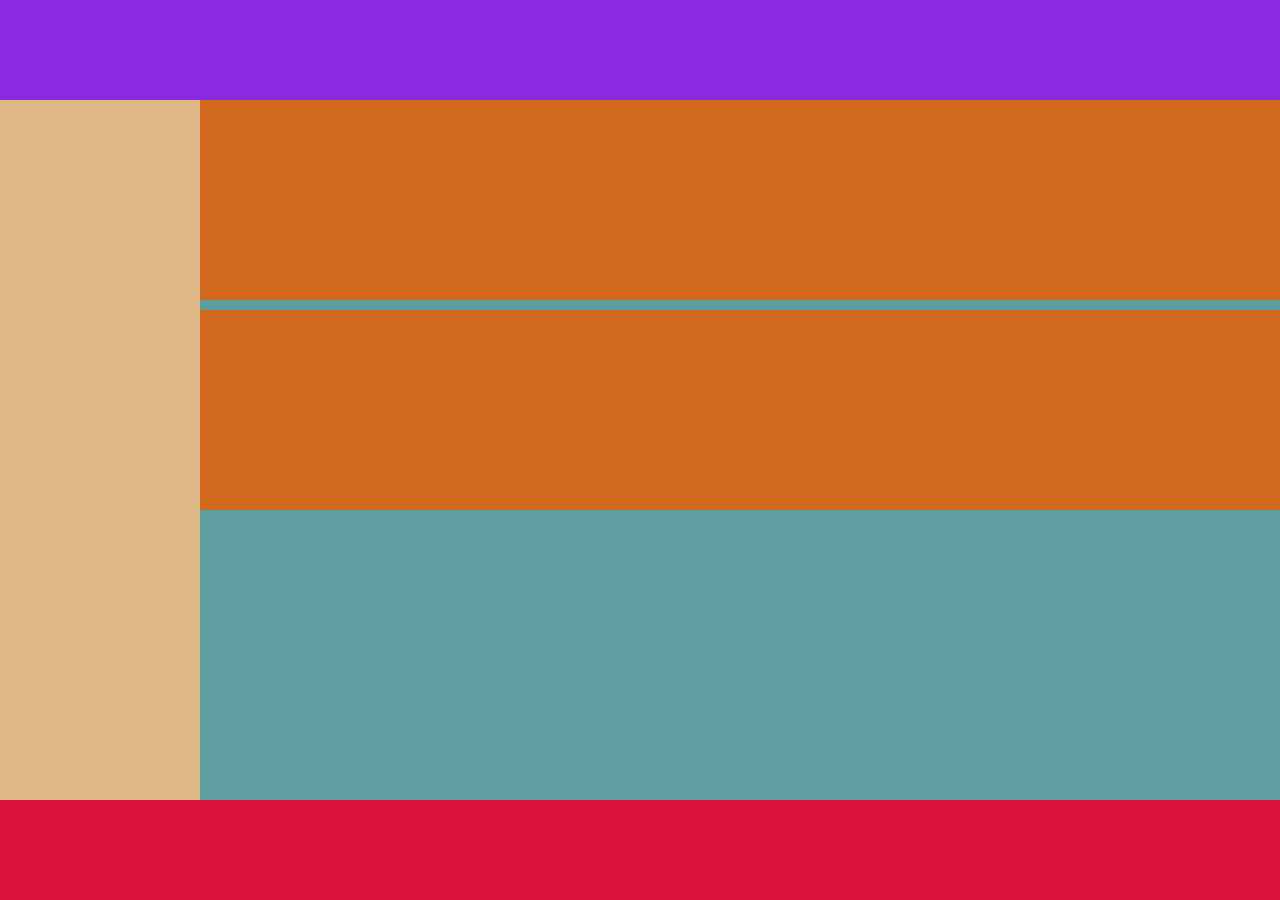
<file: index.html>
<!DOCTYPE html>
<html lang="pt-BR">
  <head>
    <meta charset="UTF-8" />
    <meta name="viewport" content="width=device-width, initial-scale=1.0" />
    <link rel="stylesheet" href="index.css" />
    <title>Aula Grid CSS</title>
  </head>
  <body>
    <header></header>
    <aside></aside>
    <main>
      <section></section>
      <section></section>
    </main>
    <footer></footer>
  </body>
</html>
</file>
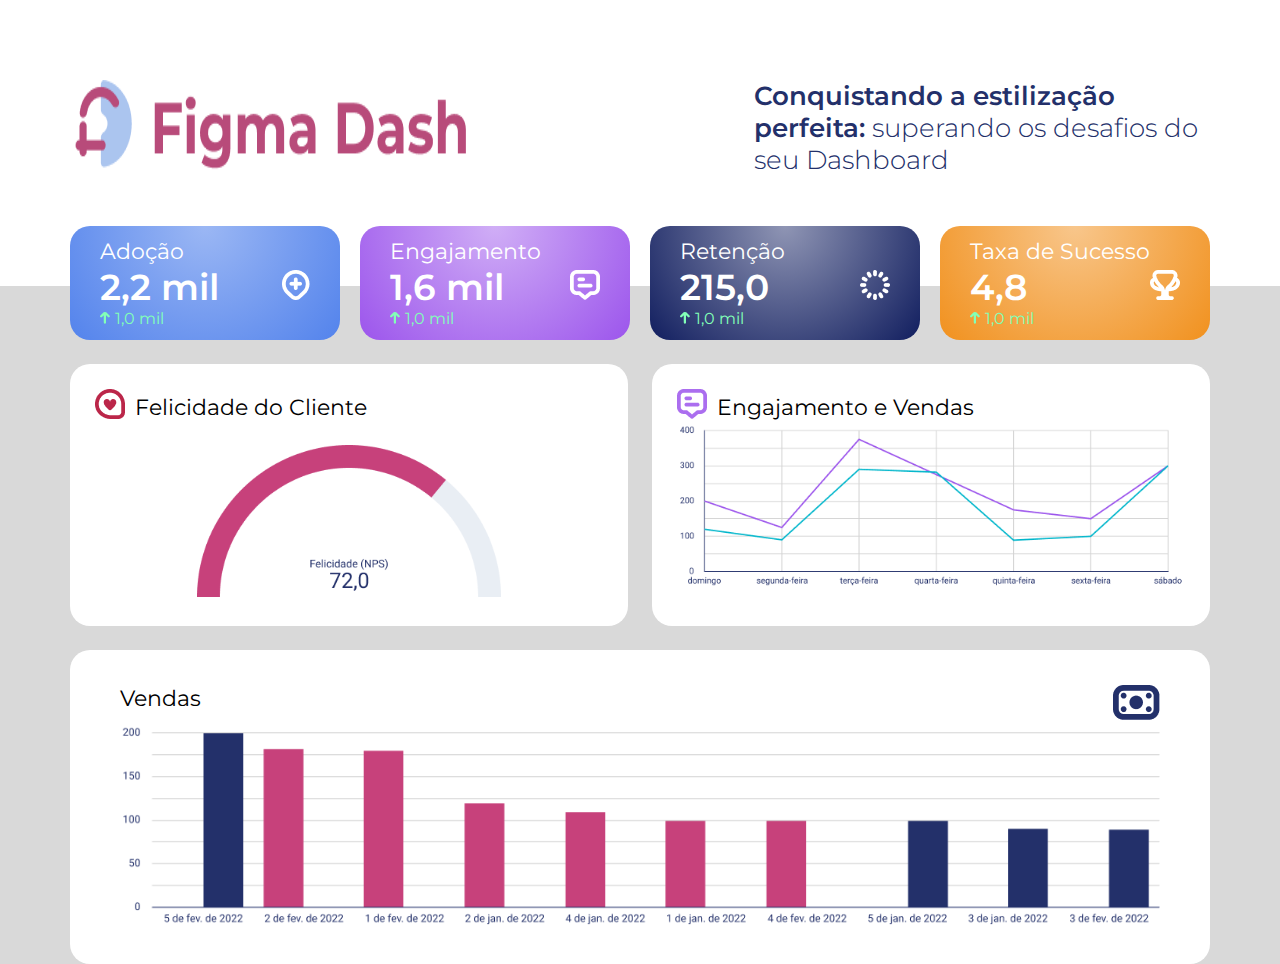
<file: exercicio.html>
<!DOCTYPE html>
<html lang="pt-br">
  <head>
    <meta charset="UTF-8" />
    <meta name="viewport" content="width=device-width, initial-scale=1.0" />
    <link rel="stylesheet" href="exercicio.css" />
    <title>Figma Dash</title>
    <link rel="preconnect" href="https://fonts.googleapis.com" />
    <link rel="preconnect" href="https://fonts.gstatic.com" crossorigin />
    <link
      href="https://fonts.googleapis.com/css2?family=Montserrat:ital,wght@0,100..900;1,100..900&display=swap"
      rel="stylesheet"
    />
  </head>
  <body>
    <header>
      <img src="Frame 60.png" alt="Figma dash logo" />
      <h1>
        <span>Conquistando a estilização perfeita:</span> superando os desafios
        do seu Dashboard
      </h1>
    </header>
    <main>
      <section class="section-metricas">
        <div class="div-metrica1">
          <h1>Adoção</h1>
          <span class="metrica-span1 adocao">2,2 mil</span>
          <span class="metrica-span2">1,0 mil</span>
        </div>
        <div class="div-metrica2">
          <h1>Engajamento</h1>
          <span class="metrica-span1 engajamento">1,6 mil</span>
          <span class="metrica-span2">1,0 mil</span>
        </div>
        <div class="div-metrica3">
          <h1>Retenção</h1>
          <span class="metrica-span1 retencao">215,0</span>
          <span class="metrica-span2">1,0 mil</span>
        </div>
        <div class="div-metrica4">
          <h1>Taxa de Sucesso</h1>
          <span class="metrica-span1 sucesso">4,8</span>
          <span class="metrica-span2">1,0 mil</span>
        </div>
      </section>
      <section class="section-satisfacao">
        <h1>Felicidade do Cliente</h1>
        <img src="1grafico.png" alt="gráfico satisfação do cliente" />
      </section>
      <section class="section-engajamento">
        <h1>Engajamento e Vendas</h1>
        <img src="2grafico.png" alt="gráfico de engamento e vendas" />
      </section>
      <section class="section-vendas">
        <h1>Vendas</h1>
        <img src="3grafico.png" alt="gráfico de vendas" />
      </section>
    </main>
  </body>
</html>
</file>
<file: index.css>
* {
  margin: 0;
  padding: 0;
  outline: 0;
  border: 0;
  box-sizing: border-box;
}

body {
  height: 100vh;
  display: grid;
  grid-template-columns: 200px 1fr;
  grid-template-rows: 100px 1fr 100px;
  grid-template-areas:
    "header header"
    "aside main"
    "footer footer";
}

header {
  grid-area: header;
  background-color: blueviolet;
}

aside {
  grid-area: aside;
  background-color: burlywood;
}

main {
  grid-area: main;
  background-color: cadetblue;
}

main > section {
  grid-area: section;
  background-color: chocolate;
  margin-bottom: 10px;
  height: 200px;
}

footer {
  grid-area: footer;
  background-color: crimson;
}
</file>
<file: exercicio.css>
* {
  margin: 0;
  border: 0;
  padding: 0;
  outline: 0;
  box-sizing: border-box;
  font-family: "montserrat", sans-serif;
}

header {
  position: relative;
  z-index: 1;
  display: flex;
  justify-content: space-between;
  padding: 80px 70px 110px;
  background-color: #fff;
}

header h1 {
  font-weight: 300;
  color: #23306a;
  font-size: 26px;
  width: 40%;
}

header h1 > span {
  font-weight: 600;
}

main {
  margin-top: -60px;
  background-color: #d9d9d9;
  display: grid;
  gap: 24px;
  grid-template-columns: 1fr 1fr;
  grid-template-rows: 100px 400px 1 fr;
  padding: 0 70px;
}

section {
  background-color: #fff;
  border-radius: 20px;
}

section img {
  width: 100%;
}

section h1 {
  font-size: 22px;
  font-weight: 400;
}

.section-metricas {
  background-color: transparent;
  display: grid;
  gap: 20px;
  grid-template-columns: repeat(4, 1fr);
  color: #fff;
}

.section-metricas > div {
  z-index: 2;
  padding: 12px 30px;
  border-radius: 20px;
}

.div-metrica1 {
  background: radial-gradient(circle at top center, #9bb7f4, #5383ec);
}

.div-metrica2 {
  background: radial-gradient(circle at top center, #d0aef6, #9c55ec);
}

.div-metrica3 {
  background: radial-gradient(circle at top center, #8f95b4, #111e5f);
}

.div-metrica4 {
  background: radial-gradient(circle at top center, #f8c68b, #f1911e);
}

.metrica-span1 {
  font-size: 36px;
  font-weight: 600;
  display: block;
}

.metrica-span2 {
  color: #82ffb7;
}

.metrica-span2::before {
  content: url(./IconeSeta.png);
  margin-right: 5px;
}

.adocao,
.engajamento,
.retencao,
.sucesso,
.section-vendas h1 {
  display: flex;
  justify-content: space-between;
}

.adocao::after {
  content: url(./IconeMais.png);
}

.engajamento::after {
  content: url(./IconeChatBran.png);
}

.retencao::after {
  content: url(./IconeDownload.png);
}

.sucesso::after {
  content: url(./Iconetrofeu.png);
}

.section-metricas,
.section-vendas {
  grid-column: span 2;
}

.section-satisfacao,
.section-engajamento {
  padding: 25px;
}

.section-satisfacao {
  text-align: center;
}

.section-satisfacao img {
  width: 60%;
  margin-top: 20px;
}

.section-satisfacao h1 {
  text-align: left;
}

.section-vendas {
  padding: 35px 50px;
}

.section-satisfacao h1 {
  text-align: left;
}

.section-engajamento h1,
.section-satisfacao h1 {
  display: flex;
  align-items: center;
  gap: 10px;
}

.section-satisfacao h1::before {
  content: url(./Icone\ Coracao.png);
}

.section-engajamento h1::before {
  content: url(/IconeChat.png);
}

.section-vendas h1::after {
  content: url(./IconeCamera.png);
}
</file>
